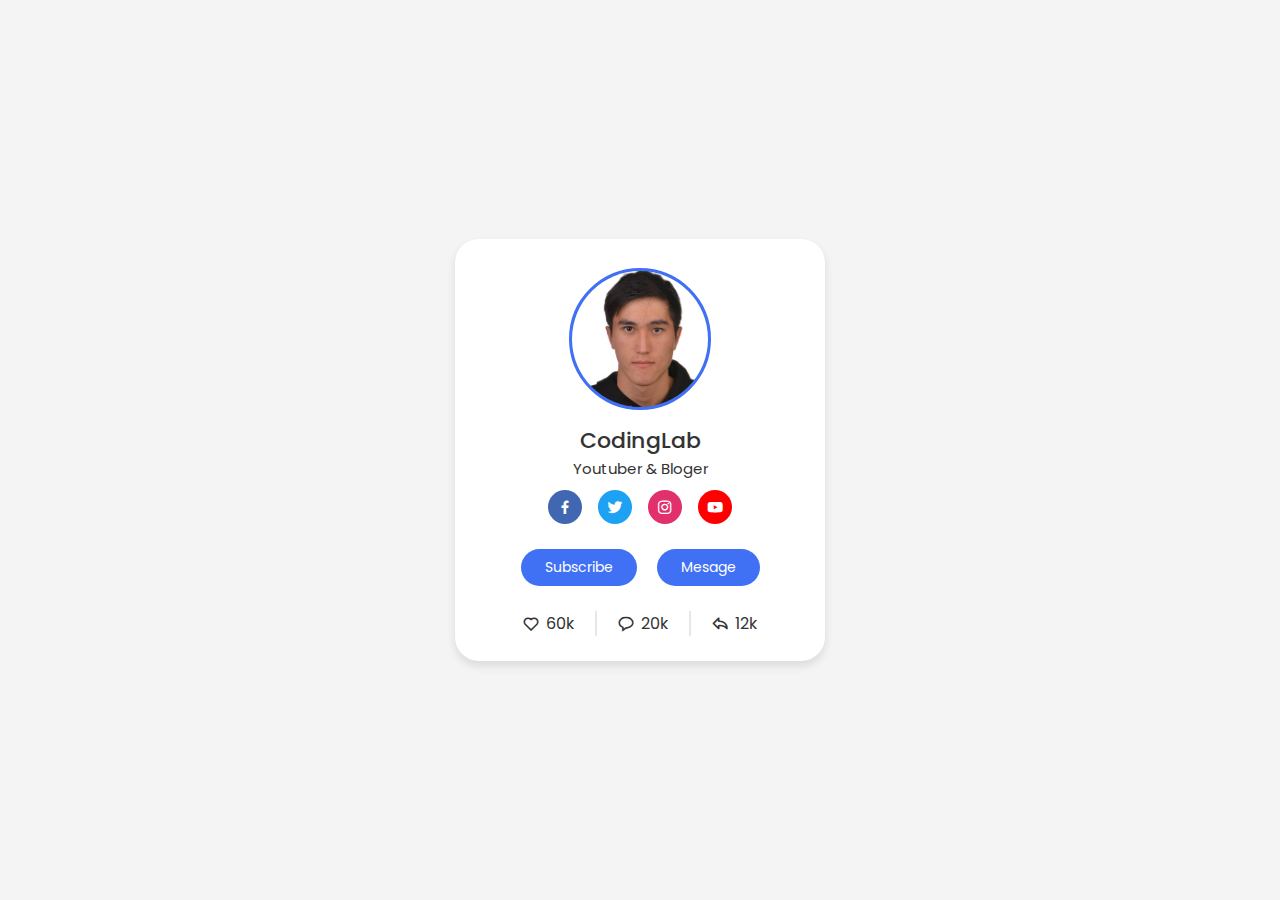
<file: index.html>
<!DOCTYPE html>
<html>
<head>
	<meta charset="utf-8">
	<meta name="viewport" content="width=device-width, initial-scale=1">
	<title>profile card ui design</title>
	<link rel="stylesheet" type="text/css" href="style.css">
	<link href='https://unpkg.com/boxicons@2.1.4/css/boxicons.min.css' rel='stylesheet'>
</head>
<body>
<div class="portfile_card">
	<div class="image">
		<img src="I AM.jpg" alt="" class="portfile_img">
	</div>
	<div class="text_data">
		<span class="name">CodingLab</span>
		<span class="job">Youtuber & Bloger</span>
	</div>
	<div class="media_buttons">
		<a href="#" style="background-color:#4267b2" class="link">
			<i class='bx bxl-facebook'></i>
		</a>
		<a href="#" style="background-color:#1da1f2" class="link">
			<i class='bx bxl-twitter' ></i>
		</a>
		<a href="#" style="background-color:#e1306c" class="link">
			<i class='bx bxl-instagram'></i>
		</a>
		<a href="#" style="background-color:#ff0000" class="link">
			<i class='bx bxl-youtube' ></i>
		</a>
	</div>
	<div class="buttons">
		<button class="button">Subscribe</button>
		<button class="button">Mesage</button>
	</div>
	<div class="analitics">
		<div class="data">
			<i class='bx bx-heart' ></i>
			<span class="number">60k</span>
		</div>
		<div class="data">
			<i class='bx bx-message-rounded' ></i>
			<span class="number">20k</span>
		</div>
		<div class="data">
			<i class='bx bx-share' ></i>
			<span class="number">12k</span>
		</div>
	</div>
</div>

</body>
</html>
</file>
<file: style.css>
@import url('https://fonts.googleapis.com/css2?family=Poppins:ital,wght@0,600;1,400&display=swap');
*{
	font-family: 'Poppins', sans-serif;
	margin: 0;
	padding: 0;
	box-sizing: border-box;
}


.image{
	position: relative;
	height: 150px;
	width: 150px;
	border-radius: 50%;
	background-color: #4070f4;
	padding: 3px;
	border: 4px solid #fff;
	margin-bottom: 10px;

}
.image .portfile_img{
	height: 100%;
	width: 100%;
	object-fit: cover;
	border-radius: 50%;

}
body{
	height:100vh;
	display: flex;
	align-items: center;
	background-color: #f4f4f4;
	justify-content: center;
}
.portfile_card{
	display: flex;
	flex-direction: column;
	align-items: center;
	max-width: 370px;
	width: 100%;
	background-color: #fff;
	border-radius: 24px;
	padding: 25px;
	box-shadow: 0 5px 10px rgba(0, 0, 0, 0.1);
	
}


.portfile_card .text_data{
	display: flex;
	flex-direction: column;
	align-items: center;
	color: #333;
}
.text_data .name{
	font-size: 22px;
	font-weight: 500;
}
.text_data .job{
	font-size: 15px;
	font-weight: 400;
}
.portfile_card .media_buttons{
	display: flex;
	align-items: center;
	margin-top: 10px;
}
.media_buttons .link{
	background-color: #4070f4;
	text-decoration: none;
	margin: 0 8px;
	border-radius: 50%;
	width: 34px;
	height: 34px;
	color: #fff;
	display: flex;
	align-items: center;
	justify-content: center;
	font-size: 18px;

}
.portfile_card .buttons{
	display: flex;
	align-items: center;
	margin-top: 25px;
}
.buttons .button{
	background-color: #4070f4;
	padding: 8px 24px;
	margin: 0 10px;
	border-radius: 24px;
	border: none;
	color: #fff;
	font-size: 14px;
	font-weight: 400;
	cursor: pointer;
	transition: all 0.3s ease;
}
.buttons .button:hover{
	background-color: #0e4bf1;
}
.portfile_card .analitics{
	display: flex;
	align-items: center;
	margin-top: 25px;
}
.analitics .data{
	display: flex;
	align-items: center;
	color: #333;
	padding: 0 20px;
	border-right: 2px solid #e7e7e7;
}
.data:last-child{
	border-right: none;
}
.data i{
	font-size: 18px;
	margin-right: 6px;
}
</file>
